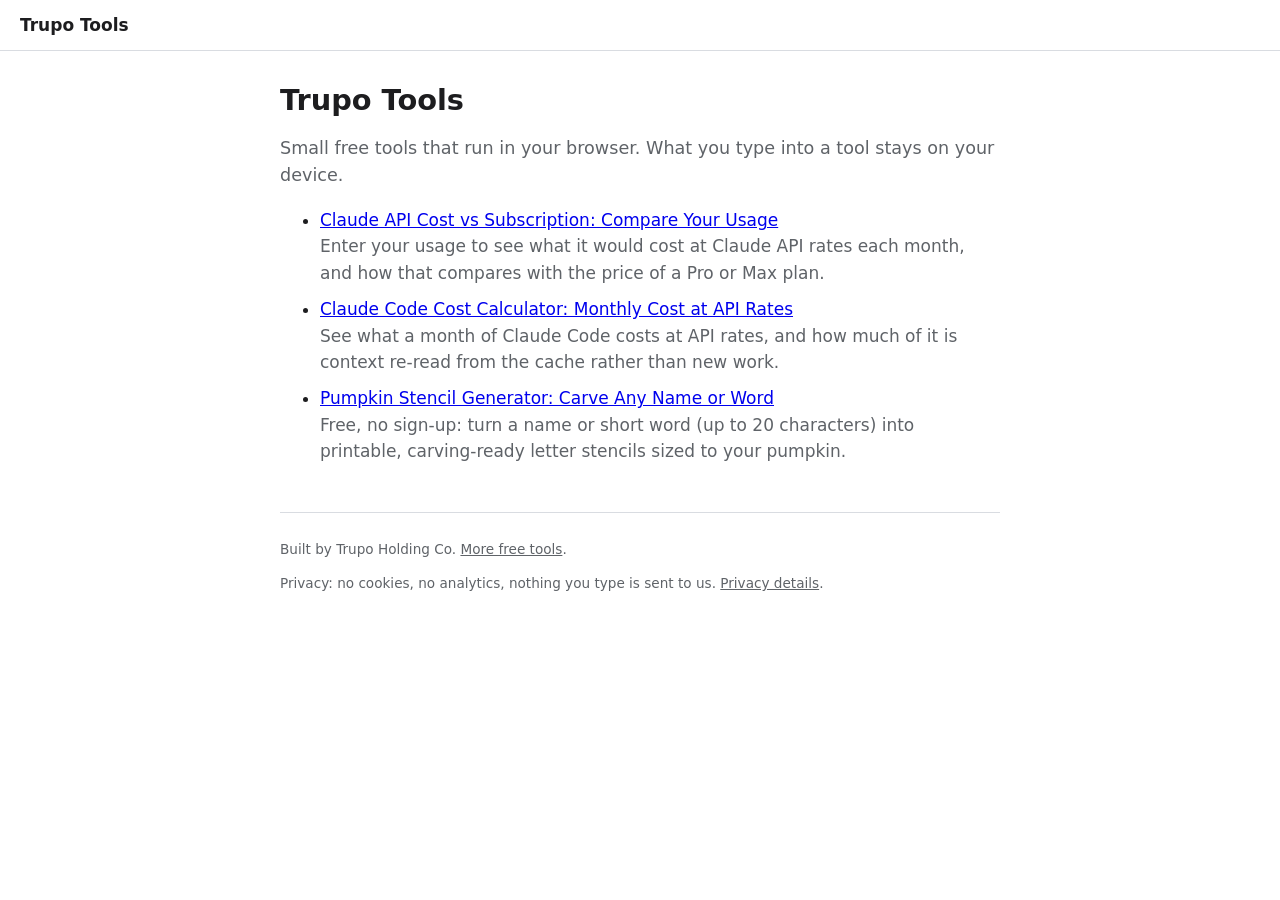
<file: index.html>
<!doctype html>
<html lang="en">
<head>
<meta charset="utf-8">
<meta name="viewport" content="width=device-width, initial-scale=1">
<title>Trupo Tools: free browser tools</title>
<meta name="description" content="Small free calculators, converters and checkers that run in your browser, built by Trupo Holding Co.">
<link rel="canonical" href="https://trupo-zz.github.io/">
<link rel="icon" href="data:,">
<link rel="stylesheet" href="assets/style.css">
</head>
<body>
<header class="top"><a href="">Trupo Tools</a></header>
<main>
<h1>Trupo Tools</h1>
<p class="value">Small free tools that run in your browser. What you type into a tool stays on your device.</p>
<ul class="tools">
<li><a href="claude-api-vs-subscription/">Claude API Cost vs Subscription: Compare Your Usage</a><br><span>Enter your usage to see what it would cost at Claude API rates each month, and how that compares with the price of a Pro or Max plan.</span></li>
<li><a href="claude-code-cost-calculator/">Claude Code Cost Calculator: Monthly Cost at API Rates</a><br><span>See what a month of Claude Code costs at API rates, and how much of it is context re-read from the cache rather than new work.</span></li>
<li><a href="pumpkin-stencil-generator/">Pumpkin Stencil Generator: Carve Any Name or Word</a><br><span>Free, no sign-up: turn a name or short word (up to 20 characters) into printable, carving-ready letter stencils sized to your pumpkin.</span></li>
</ul>
<footer class="foot">
<p>Built by Trupo Holding Co. <a href="">More free tools</a>.</p>
<p class="privacy">Privacy: no cookies, no analytics, nothing you type is sent to us. <a href="privacy/">Privacy details</a>.</p>
</footer>
</main>

</body>
</html>
</file>
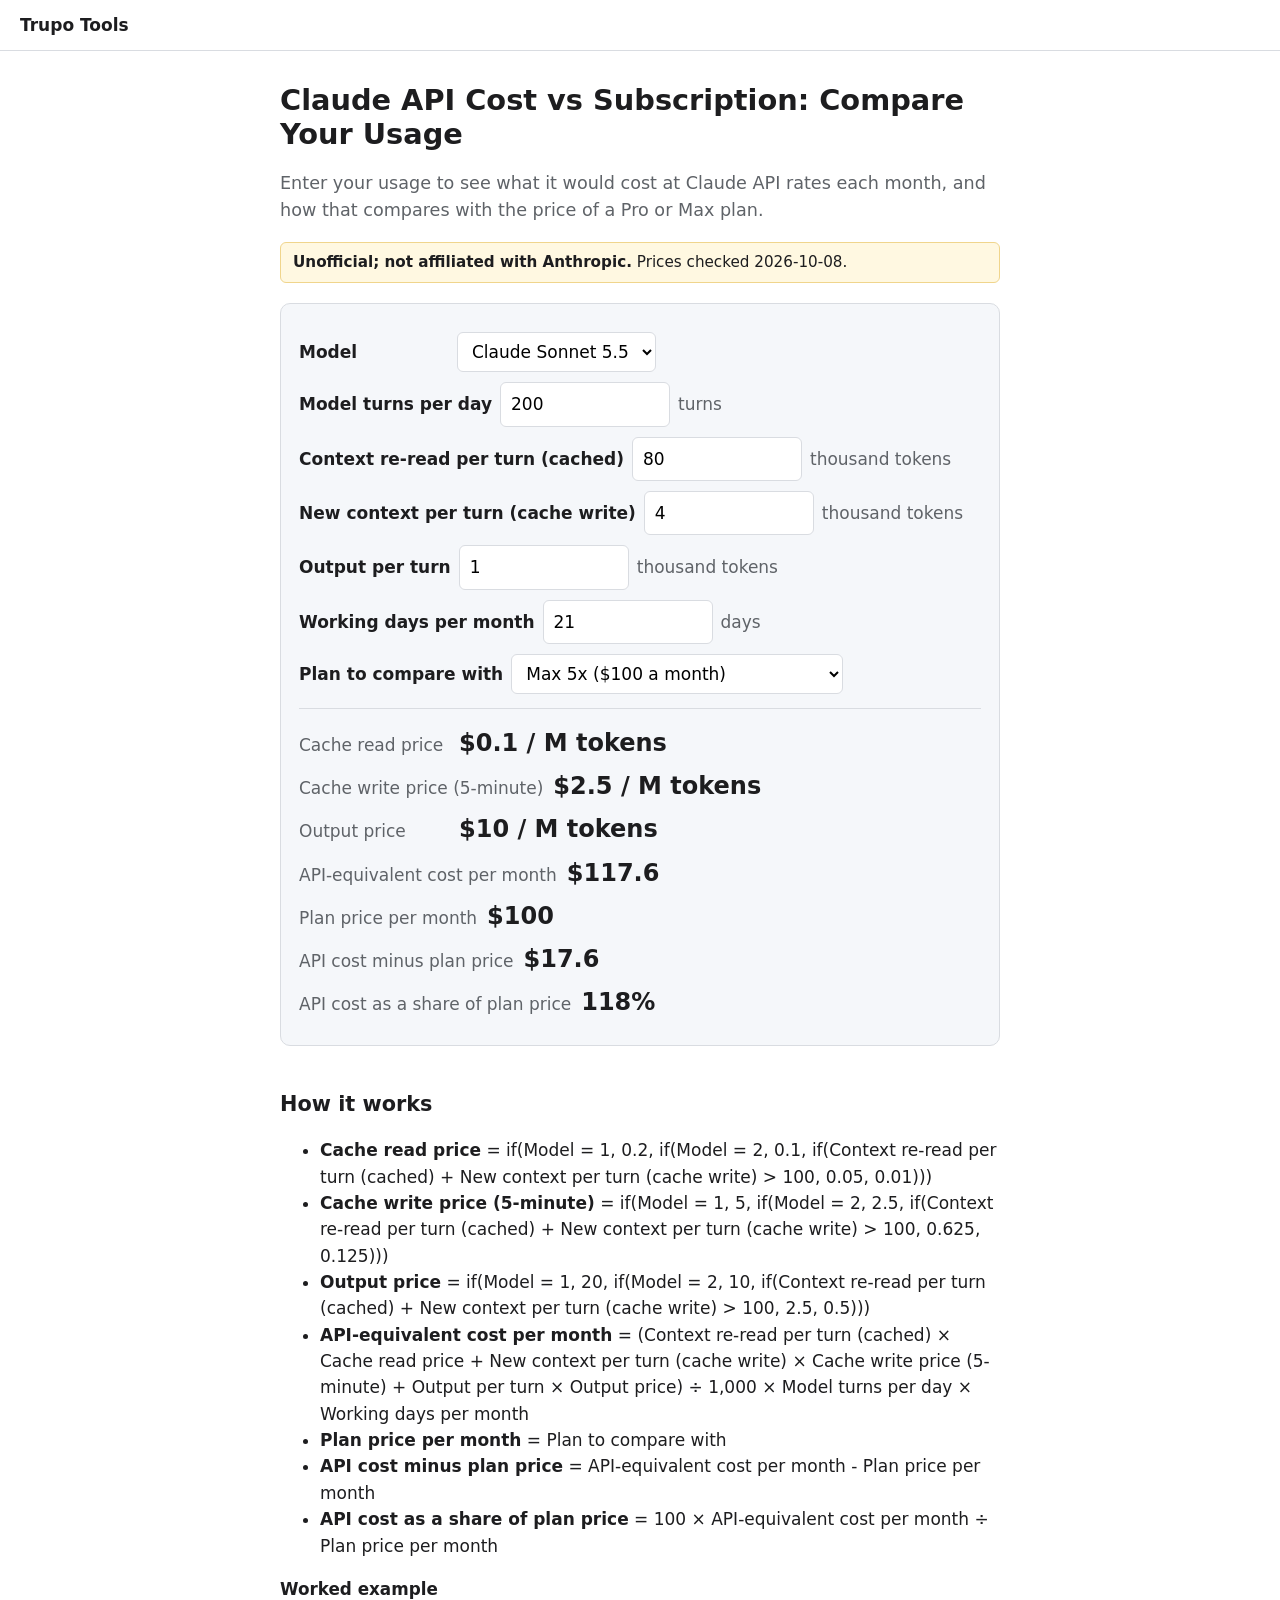
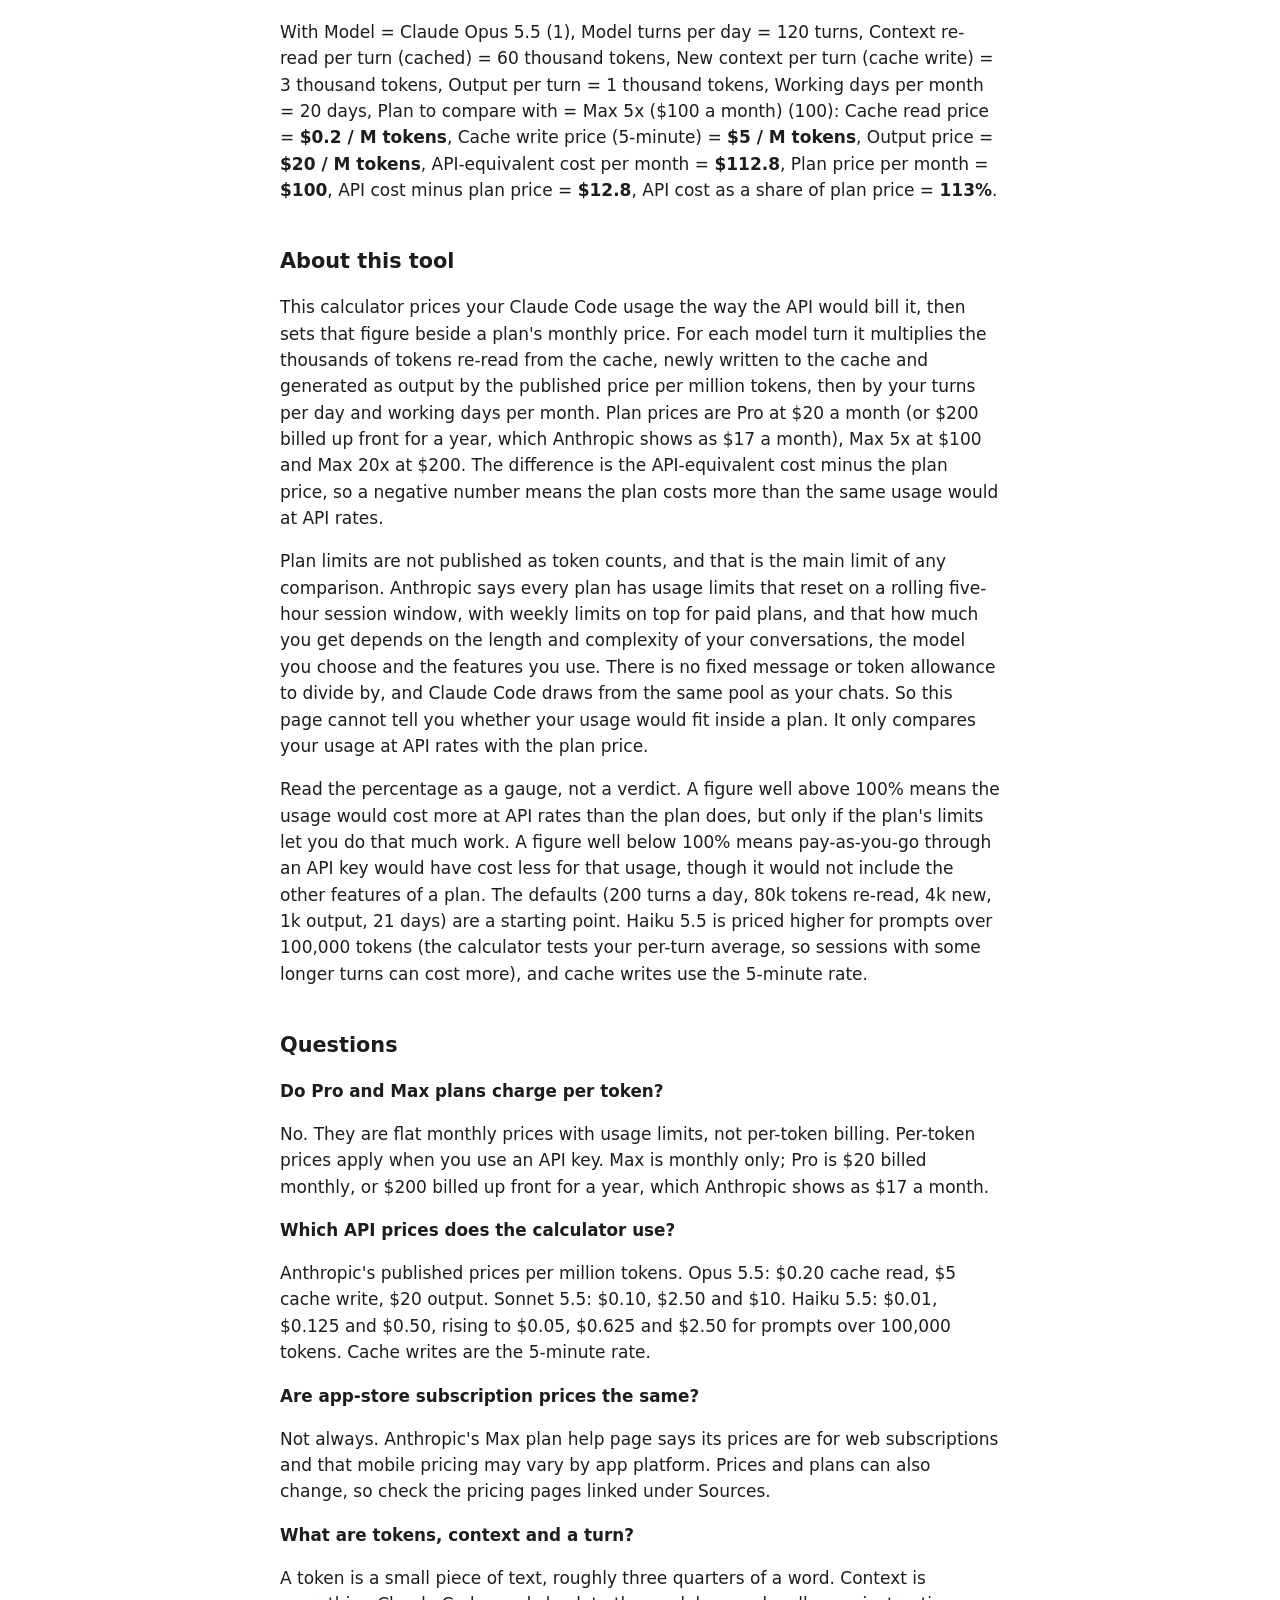
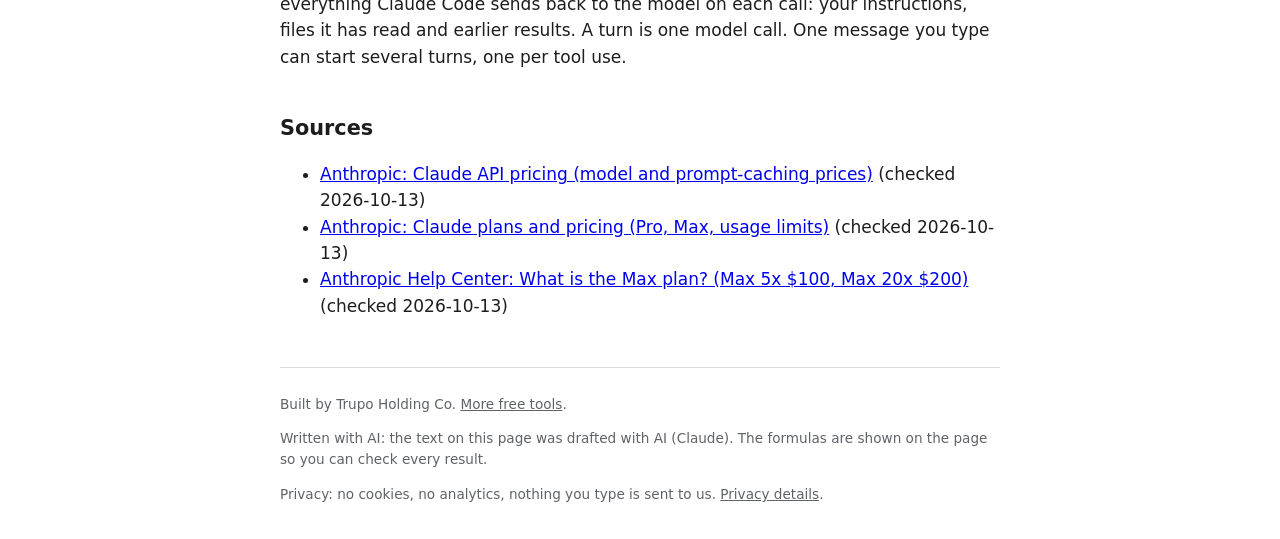
<file: claude-api-vs-subscription/index.html>
<!doctype html>
<html lang="en">
<head>
<meta charset="utf-8">
<meta name="viewport" content="width=device-width, initial-scale=1">
<title>Claude API Cost vs Subscription: Compare Your Usage</title>
<meta name="description" content="Compare what your Claude usage would cost at API rates on Opus 5.5, Sonnet 5.5 or Haiku 5.5 with the monthly price of a Pro or Max plan.">
<link rel="canonical" href="https://trupo-zz.github.io/claude-api-vs-subscription/">
<link rel="icon" href="data:,">
<link rel="stylesheet" href="../assets/style.css">
</head>
<body data-page="w42-claude-api-vs-subscription">
<header class="top"><a href="../">Trupo Tools</a></header>
<main>
<h1>Claude API Cost vs Subscription: Compare Your Usage</h1>
<p class="value">Enter your usage to see what it would cost at Claude API rates each month, and how that compares with the price of a Pro or Max plan.</p>
<p class="notice" id="notice"><strong>Unofficial; not affiliated with Anthropic.</strong> Prices checked 2026-10-08.</p>
<section class="tool" id="tool">
<form class="calc" id="calc" autocomplete="off">
<div class="field"><label for="in-model">Model</label><select id="in-model" name="model"><option value="1">Claude Opus 5.5</option><option value="2" selected>Claude Sonnet 5.5</option><option value="3">Claude Haiku 5.5</option></select></div>
<div class="field"><label for="in-turns">Model turns per day</label><input id="in-turns" name="turns" type="number" inputmode="decimal" value="200" min="1" step="10"><span class="unit">turns</span></div>
<div class="field"><label for="in-read_k">Context re-read per turn (cached)</label><input id="in-read_k" name="read_k" type="number" inputmode="decimal" value="80" min="0" step="5"><span class="unit">thousand tokens</span></div>
<div class="field"><label for="in-write_k">New context per turn (cache write)</label><input id="in-write_k" name="write_k" type="number" inputmode="decimal" value="4" min="0" step="1"><span class="unit">thousand tokens</span></div>
<div class="field"><label for="in-out_k">Output per turn</label><input id="in-out_k" name="out_k" type="number" inputmode="decimal" value="1" min="0" step="0.5"><span class="unit">thousand tokens</span></div>
<div class="field"><label for="in-days">Working days per month</label><input id="in-days" name="days" type="number" inputmode="decimal" value="21" min="1" max="31" step="1"><span class="unit">days</span></div>
<div class="field"><label for="in-plan">Plan to compare with</label><select id="in-plan" name="plan"><option value="20">Pro, billed monthly ($20 a month)</option><option value="17">Pro, billed annually ($17 a month)</option><option value="100" selected>Max 5x ($100 a month)</option><option value="200">Max 20x ($200 a month)</option></select></div>
<div class="results">
<div class="result"><span class="rlabel">Cache read price</span><output id="out-p_read" aria-live="polite">$0.1 / M tokens</output></div>
<div class="result"><span class="rlabel">Cache write price (5-minute)</span><output id="out-p_write" aria-live="polite">$2.5 / M tokens</output></div>
<div class="result"><span class="rlabel">Output price</span><output id="out-p_out" aria-live="polite">$10 / M tokens</output></div>
<div class="result"><span class="rlabel">API-equivalent cost per month</span><output id="out-api_month" aria-live="polite">$117.6</output></div>
<div class="result"><span class="rlabel">Plan price per month</span><output id="out-plan_price" aria-live="polite">$100</output></div>
<div class="result"><span class="rlabel">API cost minus plan price</span><output id="out-diff" aria-live="polite">$17.6</output></div>
<div class="result"><span class="rlabel">API cost as a share of plan price</span><output id="out-pct" aria-live="polite">118%</output></div>
</div>
</form>
</section>
<section class="how">
<h2>How it works</h2>
<ul class="formulas">
<li><strong>Cache read price</strong> = if(Model = 1, 0.2, if(Model = 2, 0.1, if(Context re-read per turn (cached) + New context per turn (cache write) &gt; 100, 0.05, 0.01)))</li>
<li><strong>Cache write price (5-minute)</strong> = if(Model = 1, 5, if(Model = 2, 2.5, if(Context re-read per turn (cached) + New context per turn (cache write) &gt; 100, 0.625, 0.125)))</li>
<li><strong>Output price</strong> = if(Model = 1, 20, if(Model = 2, 10, if(Context re-read per turn (cached) + New context per turn (cache write) &gt; 100, 2.5, 0.5)))</li>
<li><strong>API-equivalent cost per month</strong> = (Context re-read per turn (cached) × Cache read price + New context per turn (cache write) × Cache write price (5-minute) + Output per turn × Output price) ÷ 1,000 × Model turns per day × Working days per month</li>
<li><strong>Plan price per month</strong> = Plan to compare with</li>
<li><strong>API cost minus plan price</strong> = API-equivalent cost per month - Plan price per month</li>
<li><strong>API cost as a share of plan price</strong> = 100 × API-equivalent cost per month ÷ Plan price per month</li>
</ul>
<h3>Worked example</h3>
<p>With Model = Claude Opus 5.5 (1), Model turns per day = 120 turns, Context re-read per turn (cached) = 60 thousand tokens, New context per turn (cache write) = 3 thousand tokens, Output per turn = 1 thousand tokens, Working days per month = 20 days, Plan to compare with = Max 5x ($100 a month) (100): Cache read price = <strong>$0.2 / M tokens</strong>, Cache write price (5-minute) = <strong>$5 / M tokens</strong>, Output price = <strong>$20 / M tokens</strong>, API-equivalent cost per month = <strong>$112.8</strong>, Plan price per month = <strong>$100</strong>, API cost minus plan price = <strong>$12.8</strong>, API cost as a share of plan price = <strong>113%</strong>.</p>
</section>
<section class="explainer"><h2>About this tool</h2>
<p>This calculator prices your Claude Code usage the way the API would bill it, then sets that figure beside a plan&#39;s monthly price. For each model turn it multiplies the thousands of tokens re-read from the cache, newly written to the cache and generated as output by the published price per million tokens, then by your turns per day and working days per month. Plan prices are Pro at $20 a month (or $200 billed up front for a year, which Anthropic shows as $17 a month), Max 5x at $100 and Max 20x at $200. The difference is the API-equivalent cost minus the plan price, so a negative number means the plan costs more than the same usage would at API rates.</p>
<p>Plan limits are not published as token counts, and that is the main limit of any comparison. Anthropic says every plan has usage limits that reset on a rolling five-hour session window, with weekly limits on top for paid plans, and that how much you get depends on the length and complexity of your conversations, the model you choose and the features you use. There is no fixed message or token allowance to divide by, and Claude Code draws from the same pool as your chats. So this page cannot tell you whether your usage would fit inside a plan. It only compares your usage at API rates with the plan price.</p>
<p>Read the percentage as a gauge, not a verdict. A figure well above 100% means the usage would cost more at API rates than the plan does, but only if the plan&#39;s limits let you do that much work. A figure well below 100% means pay-as-you-go through an API key would have cost less for that usage, though it would not include the other features of a plan. The defaults (200 turns a day, 80k tokens re-read, 4k new, 1k output, 21 days) are a starting point. Haiku 5.5 is priced higher for prompts over 100,000 tokens (the calculator tests your per-turn average, so sessions with some longer turns can cost more), and cache writes use the 5-minute rate.</p>
</section>
<section class="faq"><h2>Questions</h2>
<h3>Do Pro and Max plans charge per token?</h3><p>No. They are flat monthly prices with usage limits, not per-token billing. Per-token prices apply when you use an API key. Max is monthly only; Pro is $20 billed monthly, or $200 billed up front for a year, which Anthropic shows as $17 a month.</p>
<h3>Which API prices does the calculator use?</h3><p>Anthropic&#39;s published prices per million tokens. Opus 5.5: $0.20 cache read, $5 cache write, $20 output. Sonnet 5.5: $0.10, $2.50 and $10. Haiku 5.5: $0.01, $0.125 and $0.50, rising to $0.05, $0.625 and $2.50 for prompts over 100,000 tokens. Cache writes are the 5-minute rate.</p>
<h3>Are app-store subscription prices the same?</h3><p>Not always. Anthropic&#39;s Max plan help page says its prices are for web subscriptions and that mobile pricing may vary by app platform. Prices and plans can also change, so check the pricing pages linked under Sources.</p>
<h3>What are tokens, context and a turn?</h3><p>A token is a small piece of text, roughly three quarters of a word. Context is everything Claude Code sends back to the model on each call: your instructions, files it has read and earlier results. A turn is one model call. One message you type can start several turns, one per tool use.</p>
</section><section class="sources"><h2>Sources</h2><ul><li><a href="https://platform.claude.com/docs/en/about-claude/pricing" rel="noopener">Anthropic: Claude API pricing (model and prompt-caching prices)</a> (checked 2026-10-13)</li><li><a href="https://claude.com/pricing" rel="noopener">Anthropic: Claude plans and pricing (Pro, Max, usage limits)</a> (checked 2026-10-13)</li><li><a href="https://support.claude.com/en/articles/11049741" rel="noopener">Anthropic Help Center: What is the Max plan? (Max 5x $100, Max 20x $200)</a> (checked 2026-10-13)</li></ul></section>
<footer class="foot">
<p>Built by Trupo Holding Co. <a href="../">More free tools</a>.</p>
<p class="ai">Written with AI: the text on this page was drafted with AI (Claude). The formulas are shown on the page so you can check every result.</p>
<p class="privacy">Privacy: no cookies, no analytics, nothing you type is sent to us. <a href="../privacy/">Privacy details</a>.</p>
</footer>
<script type="application/json" id="tool-spec">{"id":"w42-claude-api-vs-subscription","page_type":"calculator","cta":"notify","tool":{"inputs":[{"id":"model","label":"Model","type":"select","default":2,"options":[{"label":"Claude Opus 5.5","value":1},{"label":"Claude Sonnet 5.5","value":2},{"label":"Claude Haiku 5.5","value":3}]},{"id":"turns","label":"Model turns per day","type":"number","default":200,"min":1,"step":10,"unit":"turns"},{"id":"read_k","label":"Context re-read per turn (cached)","type":"number","default":80,"min":0,"step":5,"unit":"thousand tokens"},{"id":"write_k","label":"New context per turn (cache write)","type":"number","default":4,"min":0,"step":1,"unit":"thousand tokens"},{"id":"out_k","label":"Output per turn","type":"number","default":1,"min":0,"step":0.5,"unit":"thousand tokens"},{"id":"days","label":"Working days per month","type":"number","default":21,"min":1,"max":31,"step":1,"unit":"days"},{"id":"plan","label":"Plan to compare with","type":"select","default":100,"options":[{"label":"Pro, billed monthly ($20 a month)","value":20},{"label":"Pro, billed annually ($17 a month)","value":17},{"label":"Max 5x ($100 a month)","value":100},{"label":"Max 20x ($200 a month)","value":200}]}],"outputs":[{"id":"p_read","label":"Cache read price","formula":"if(model == 1, 0.2, if(model == 2, 0.1, if(read_k + write_k \u003e 100, 0.05, 0.01)))","precision":2,"prefix":"$","suffix":" / M tokens"},{"id":"p_write","label":"Cache write price (5-minute)","formula":"if(model == 1, 5, if(model == 2, 2.5, if(read_k + write_k \u003e 100, 0.625, 0.125)))","precision":3,"prefix":"$","suffix":" / M tokens"},{"id":"p_out","label":"Output price","formula":"if(model == 1, 20, if(model == 2, 10, if(read_k + write_k \u003e 100, 2.5, 0.5)))","precision":2,"prefix":"$","suffix":" / M tokens"},{"id":"api_month","label":"API-equivalent cost per month","formula":"(read_k * p_read + write_k * p_write + out_k * p_out) / 1000 * turns * days","precision":2,"prefix":"$"},{"id":"plan_price","label":"Plan price per month","formula":"plan","precision":0,"prefix":"$"},{"id":"diff","label":"API cost minus plan price","formula":"api_month - plan_price","precision":2,"prefix":"$"},{"id":"pct","label":"API cost as a share of plan price","formula":"100 * api_month / plan_price","precision":0,"suffix":"%"}],"example":{"model":1,"turns":120,"read_k":60,"write_k":3,"out_k":1,"days":20,"plan":100}}}</script>
</main>
<script src="../assets/formula.js"></script>
<script src="../assets/tool.js"></script>
<script src="../assets/count.js"></script>
</body>
</html>
</file>
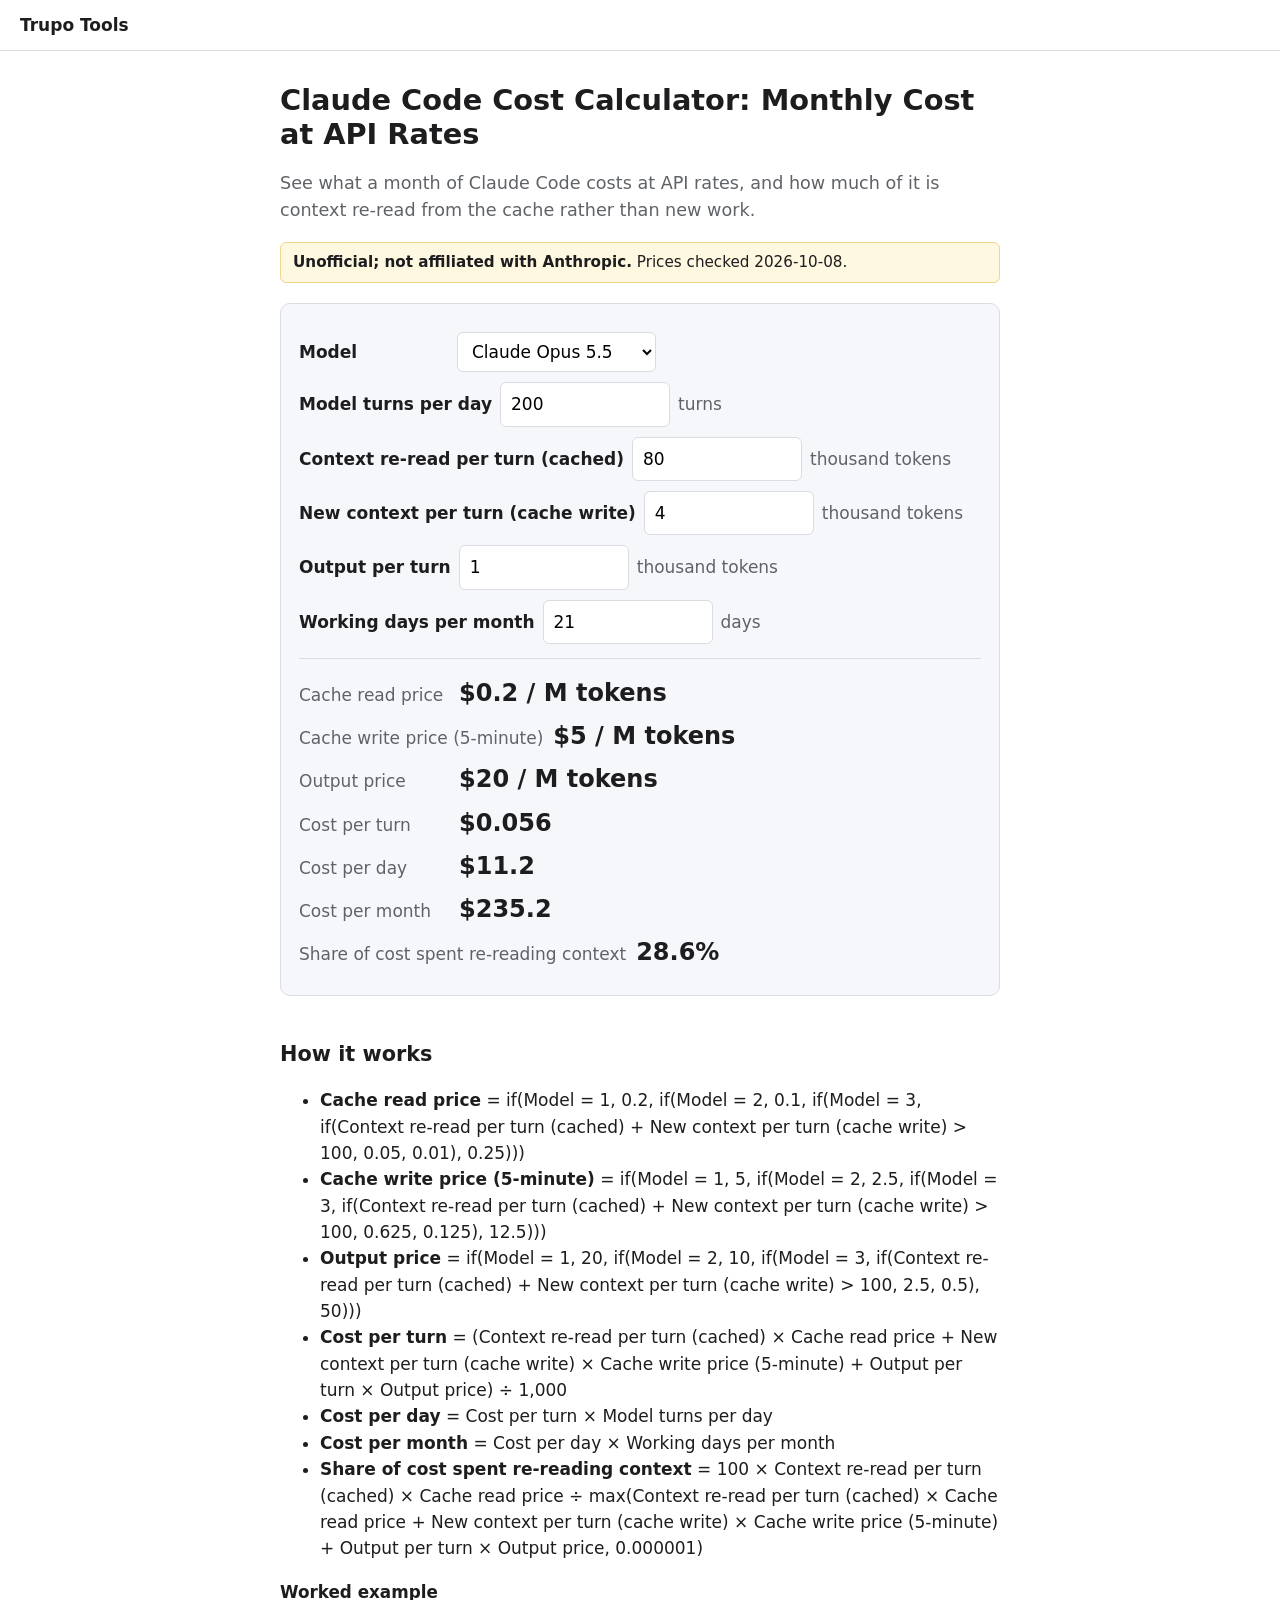
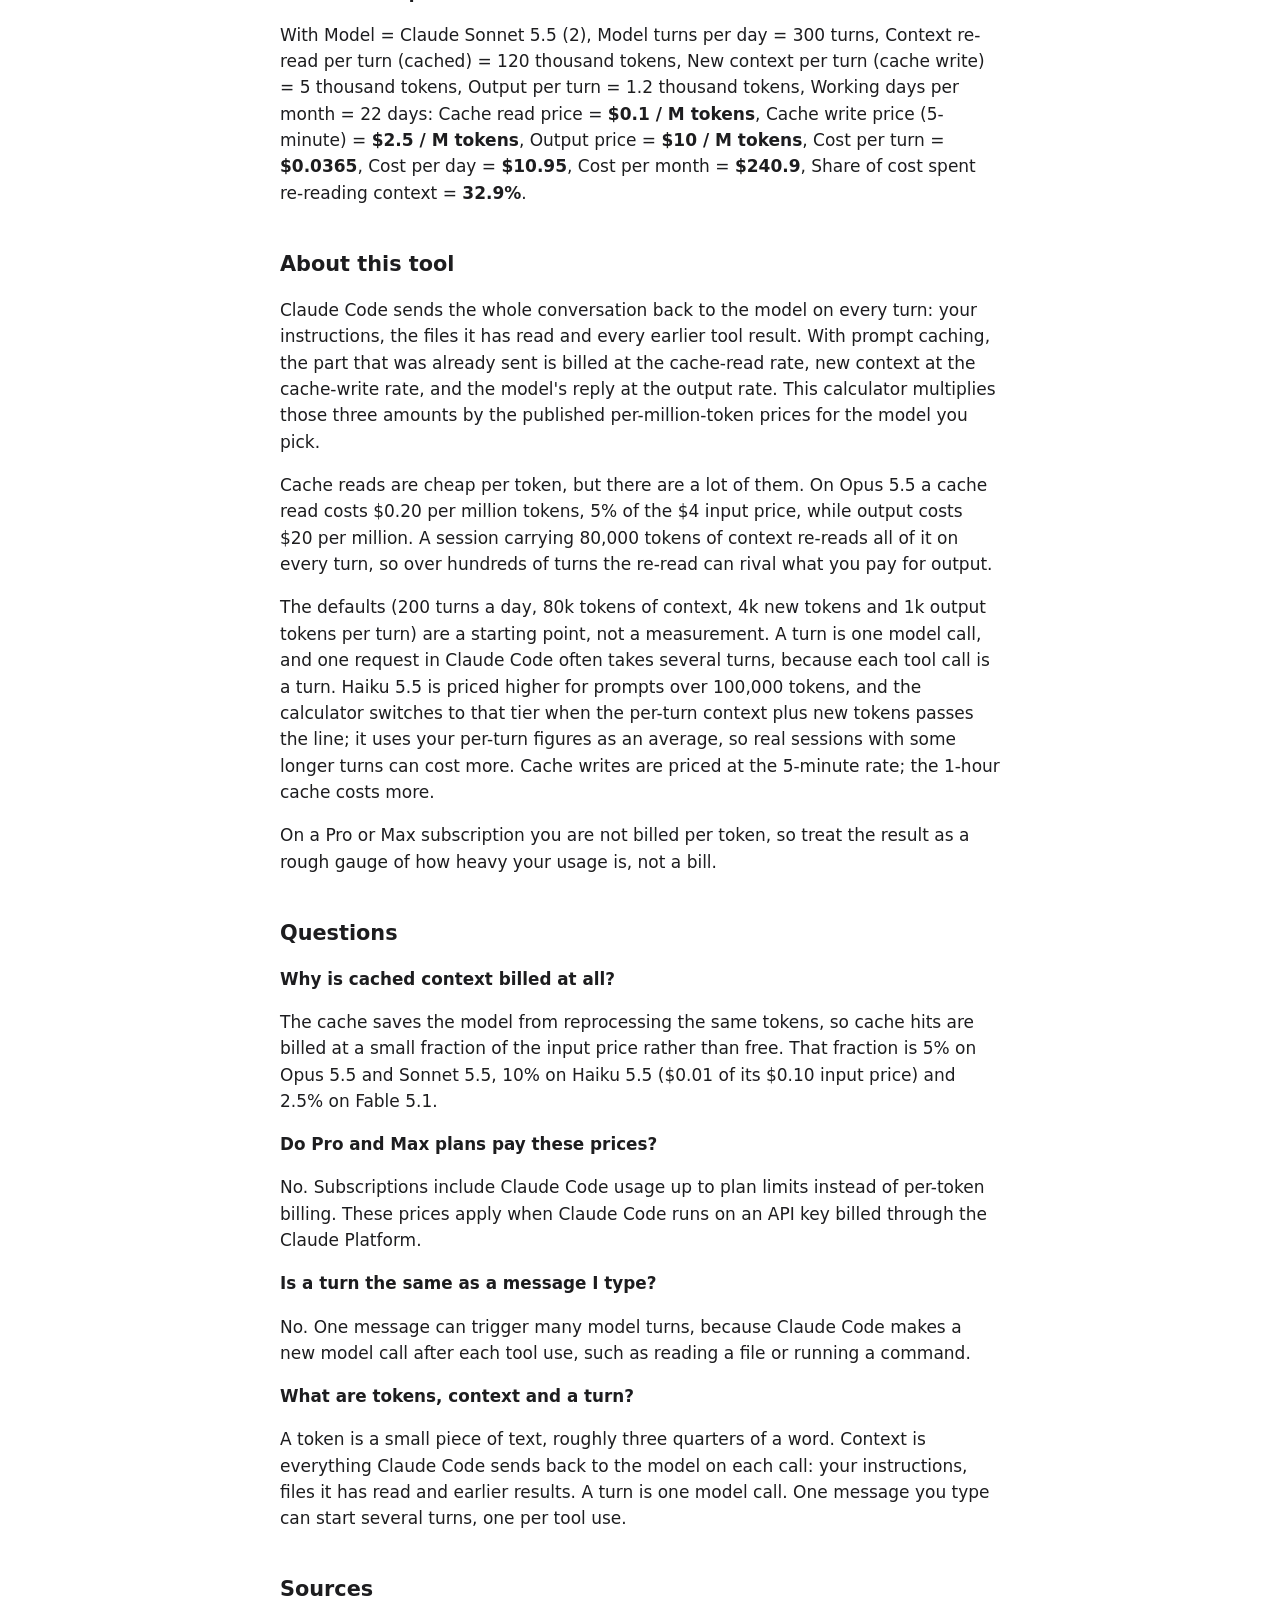
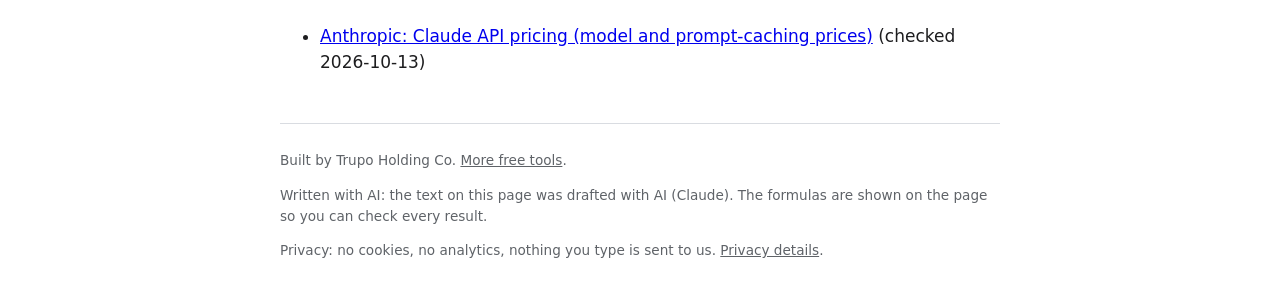
<file: claude-code-cost-calculator/index.html>
<!doctype html>
<html lang="en">
<head>
<meta charset="utf-8">
<meta name="viewport" content="width=device-width, initial-scale=1">
<title>Claude Code Cost Calculator: Monthly Cost at API Rates</title>
<meta name="description" content="Estimate what Claude Code costs per turn, day and month at API rates on Opus 5.5, Sonnet 5.5, Haiku 5.5 or Fable 5.1, cache reads and writes included.">
<link rel="canonical" href="https://trupo-zz.github.io/claude-code-cost-calculator/">
<link rel="icon" href="data:,">
<link rel="stylesheet" href="../assets/style.css">
</head>
<body data-page="w42-claude-code-cost-calculator">
<header class="top"><a href="../">Trupo Tools</a></header>
<main>
<h1>Claude Code Cost Calculator: Monthly Cost at API Rates</h1>
<p class="value">See what a month of Claude Code costs at API rates, and how much of it is context re-read from the cache rather than new work.</p>
<p class="notice" id="notice"><strong>Unofficial; not affiliated with Anthropic.</strong> Prices checked 2026-10-08.</p>
<section class="tool" id="tool">
<form class="calc" id="calc" autocomplete="off">
<div class="field"><label for="in-model">Model</label><select id="in-model" name="model"><option value="1" selected>Claude Opus 5.5</option><option value="2">Claude Sonnet 5.5</option><option value="3">Claude Haiku 5.5</option><option value="4">Claude Fable 5.1</option></select></div>
<div class="field"><label for="in-turns">Model turns per day</label><input id="in-turns" name="turns" type="number" inputmode="decimal" value="200" min="1" step="10"><span class="unit">turns</span></div>
<div class="field"><label for="in-read_k">Context re-read per turn (cached)</label><input id="in-read_k" name="read_k" type="number" inputmode="decimal" value="80" min="0" step="5"><span class="unit">thousand tokens</span></div>
<div class="field"><label for="in-write_k">New context per turn (cache write)</label><input id="in-write_k" name="write_k" type="number" inputmode="decimal" value="4" min="0" step="1"><span class="unit">thousand tokens</span></div>
<div class="field"><label for="in-out_k">Output per turn</label><input id="in-out_k" name="out_k" type="number" inputmode="decimal" value="1" min="0" step="0.5"><span class="unit">thousand tokens</span></div>
<div class="field"><label for="in-days">Working days per month</label><input id="in-days" name="days" type="number" inputmode="decimal" value="21" min="1" max="31" step="1"><span class="unit">days</span></div>
<div class="results">
<div class="result"><span class="rlabel">Cache read price</span><output id="out-p_read" aria-live="polite">$0.2 / M tokens</output></div>
<div class="result"><span class="rlabel">Cache write price (5-minute)</span><output id="out-p_write" aria-live="polite">$5 / M tokens</output></div>
<div class="result"><span class="rlabel">Output price</span><output id="out-p_out" aria-live="polite">$20 / M tokens</output></div>
<div class="result"><span class="rlabel">Cost per turn</span><output id="out-turn_cost" aria-live="polite">$0.056</output></div>
<div class="result"><span class="rlabel">Cost per day</span><output id="out-day_cost" aria-live="polite">$11.2</output></div>
<div class="result"><span class="rlabel">Cost per month</span><output id="out-month_cost" aria-live="polite">$235.2</output></div>
<div class="result"><span class="rlabel">Share of cost spent re-reading context</span><output id="out-reread_share" aria-live="polite">28.6%</output></div>
</div>
</form>
</section>
<section class="how">
<h2>How it works</h2>
<ul class="formulas">
<li><strong>Cache read price</strong> = if(Model = 1, 0.2, if(Model = 2, 0.1, if(Model = 3, if(Context re-read per turn (cached) + New context per turn (cache write) &gt; 100, 0.05, 0.01), 0.25)))</li>
<li><strong>Cache write price (5-minute)</strong> = if(Model = 1, 5, if(Model = 2, 2.5, if(Model = 3, if(Context re-read per turn (cached) + New context per turn (cache write) &gt; 100, 0.625, 0.125), 12.5)))</li>
<li><strong>Output price</strong> = if(Model = 1, 20, if(Model = 2, 10, if(Model = 3, if(Context re-read per turn (cached) + New context per turn (cache write) &gt; 100, 2.5, 0.5), 50)))</li>
<li><strong>Cost per turn</strong> = (Context re-read per turn (cached) × Cache read price + New context per turn (cache write) × Cache write price (5-minute) + Output per turn × Output price) ÷ 1,000</li>
<li><strong>Cost per day</strong> = Cost per turn × Model turns per day</li>
<li><strong>Cost per month</strong> = Cost per day × Working days per month</li>
<li><strong>Share of cost spent re-reading context</strong> = 100 × Context re-read per turn (cached) × Cache read price ÷ max(Context re-read per turn (cached) × Cache read price + New context per turn (cache write) × Cache write price (5-minute) + Output per turn × Output price, 0.000001)</li>
</ul>
<h3>Worked example</h3>
<p>With Model = Claude Sonnet 5.5 (2), Model turns per day = 300 turns, Context re-read per turn (cached) = 120 thousand tokens, New context per turn (cache write) = 5 thousand tokens, Output per turn = 1.2 thousand tokens, Working days per month = 22 days: Cache read price = <strong>$0.1 / M tokens</strong>, Cache write price (5-minute) = <strong>$2.5 / M tokens</strong>, Output price = <strong>$10 / M tokens</strong>, Cost per turn = <strong>$0.0365</strong>, Cost per day = <strong>$10.95</strong>, Cost per month = <strong>$240.9</strong>, Share of cost spent re-reading context = <strong>32.9%</strong>.</p>
</section>
<section class="explainer"><h2>About this tool</h2>
<p>Claude Code sends the whole conversation back to the model on every turn: your instructions, the files it has read and every earlier tool result. With prompt caching, the part that was already sent is billed at the cache-read rate, new context at the cache-write rate, and the model&#39;s reply at the output rate. This calculator multiplies those three amounts by the published per-million-token prices for the model you pick.</p>
<p>Cache reads are cheap per token, but there are a lot of them. On Opus 5.5 a cache read costs $0.20 per million tokens, 5% of the $4 input price, while output costs $20 per million. A session carrying 80,000 tokens of context re-reads all of it on every turn, so over hundreds of turns the re-read can rival what you pay for output.</p>
<p>The defaults (200 turns a day, 80k tokens of context, 4k new tokens and 1k output tokens per turn) are a starting point, not a measurement. A turn is one model call, and one request in Claude Code often takes several turns, because each tool call is a turn. Haiku 5.5 is priced higher for prompts over 100,000 tokens, and the calculator switches to that tier when the per-turn context plus new tokens passes the line; it uses your per-turn figures as an average, so real sessions with some longer turns can cost more. Cache writes are priced at the 5-minute rate; the 1-hour cache costs more.</p>
<p>On a Pro or Max subscription you are not billed per token, so treat the result as a rough gauge of how heavy your usage is, not a bill.</p>
</section>
<section class="faq"><h2>Questions</h2>
<h3>Why is cached context billed at all?</h3><p>The cache saves the model from reprocessing the same tokens, so cache hits are billed at a small fraction of the input price rather than free. That fraction is 5% on Opus 5.5 and Sonnet 5.5, 10% on Haiku 5.5 ($0.01 of its $0.10 input price) and 2.5% on Fable 5.1.</p>
<h3>Do Pro and Max plans pay these prices?</h3><p>No. Subscriptions include Claude Code usage up to plan limits instead of per-token billing. These prices apply when Claude Code runs on an API key billed through the Claude Platform.</p>
<h3>Is a turn the same as a message I type?</h3><p>No. One message can trigger many model turns, because Claude Code makes a new model call after each tool use, such as reading a file or running a command.</p>
<h3>What are tokens, context and a turn?</h3><p>A token is a small piece of text, roughly three quarters of a word. Context is everything Claude Code sends back to the model on each call: your instructions, files it has read and earlier results. A turn is one model call. One message you type can start several turns, one per tool use.</p>
</section><section class="sources"><h2>Sources</h2><ul><li><a href="https://platform.claude.com/docs/en/about-claude/pricing" rel="noopener">Anthropic: Claude API pricing (model and prompt-caching prices)</a> (checked 2026-10-13)</li></ul></section>
<footer class="foot">
<p>Built by Trupo Holding Co. <a href="../">More free tools</a>.</p>
<p class="ai">Written with AI: the text on this page was drafted with AI (Claude). The formulas are shown on the page so you can check every result.</p>
<p class="privacy">Privacy: no cookies, no analytics, nothing you type is sent to us. <a href="../privacy/">Privacy details</a>.</p>
</footer>
<script type="application/json" id="tool-spec">{"id":"w42-claude-code-cost-calculator","page_type":"calculator","cta":"notify","tool":{"inputs":[{"id":"model","label":"Model","type":"select","default":1,"options":[{"label":"Claude Opus 5.5","value":1},{"label":"Claude Sonnet 5.5","value":2},{"label":"Claude Haiku 5.5","value":3},{"label":"Claude Fable 5.1","value":4}]},{"id":"turns","label":"Model turns per day","type":"number","default":200,"min":1,"step":10,"unit":"turns"},{"id":"read_k","label":"Context re-read per turn (cached)","type":"number","default":80,"min":0,"step":5,"unit":"thousand tokens"},{"id":"write_k","label":"New context per turn (cache write)","type":"number","default":4,"min":0,"step":1,"unit":"thousand tokens"},{"id":"out_k","label":"Output per turn","type":"number","default":1,"min":0,"step":0.5,"unit":"thousand tokens"},{"id":"days","label":"Working days per month","type":"number","default":21,"min":1,"max":31,"step":1,"unit":"days"}],"outputs":[{"id":"p_read","label":"Cache read price","formula":"if(model == 1, 0.2, if(model == 2, 0.1, if(model == 3, if(read_k + write_k \u003e 100, 0.05, 0.01), 0.25)))","precision":2,"prefix":"$","suffix":" / M tokens"},{"id":"p_write","label":"Cache write price (5-minute)","formula":"if(model == 1, 5, if(model == 2, 2.5, if(model == 3, if(read_k + write_k \u003e 100, 0.625, 0.125), 12.5)))","precision":3,"prefix":"$","suffix":" / M tokens"},{"id":"p_out","label":"Output price","formula":"if(model == 1, 20, if(model == 2, 10, if(model == 3, if(read_k + write_k \u003e 100, 2.5, 0.5), 50)))","precision":2,"prefix":"$","suffix":" / M tokens"},{"id":"turn_cost","label":"Cost per turn","formula":"(read_k * p_read + write_k * p_write + out_k * p_out) / 1000","precision":4,"prefix":"$"},{"id":"day_cost","label":"Cost per day","formula":"turn_cost * turns","precision":2,"prefix":"$"},{"id":"month_cost","label":"Cost per month","formula":"day_cost * days","precision":2,"prefix":"$"},{"id":"reread_share","label":"Share of cost spent re-reading context","formula":"100 * read_k * p_read / max(read_k * p_read + write_k * p_write + out_k * p_out, 0.000001)","precision":1,"suffix":"%"}],"example":{"model":2,"turns":300,"read_k":120,"write_k":5,"out_k":1.2,"days":22}}}</script>
</main>
<script src="../assets/formula.js"></script>
<script src="../assets/tool.js"></script>
<script src="../assets/count.js"></script>
</body>
</html>
</file>
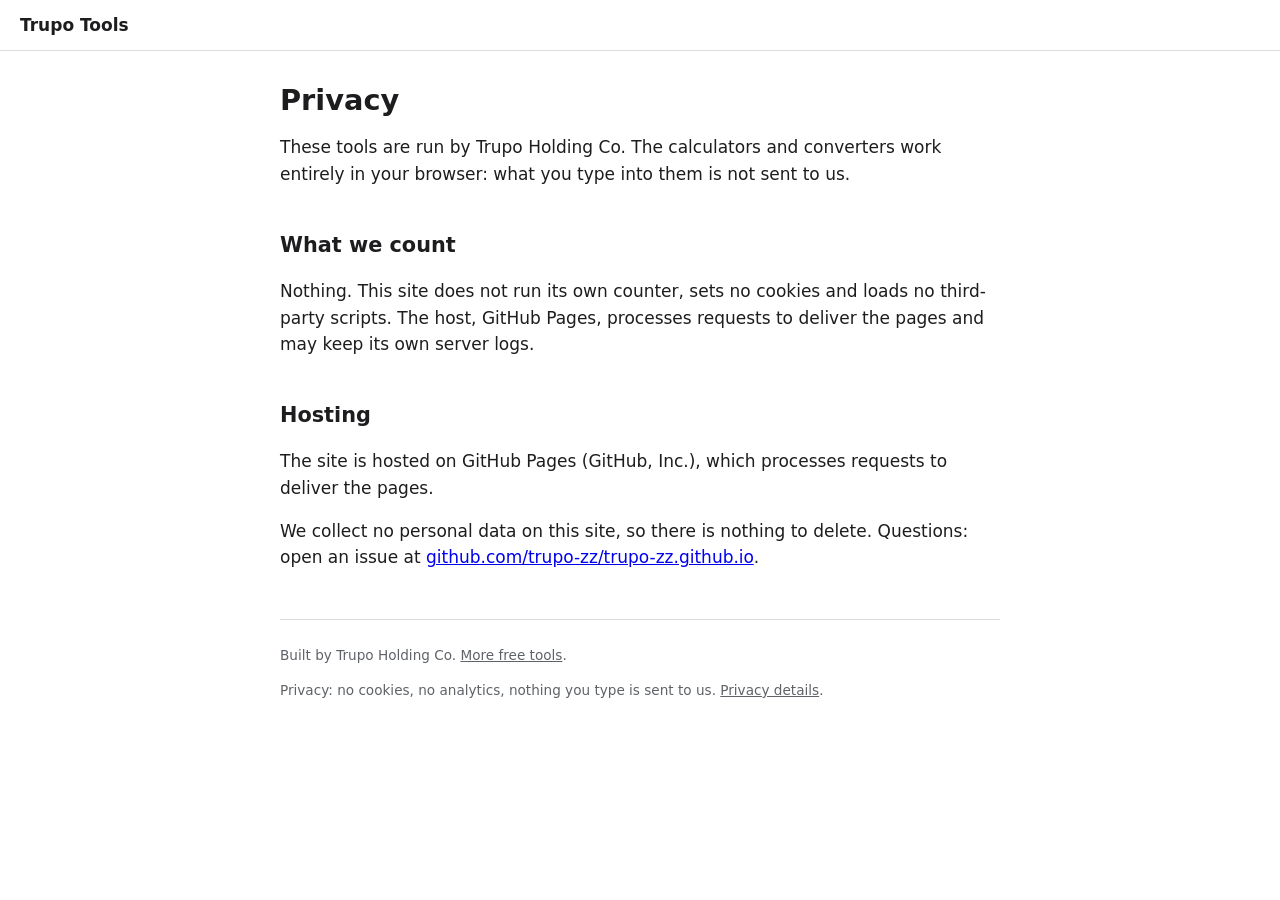
<file: privacy/index.html>
<!doctype html>
<html lang="en">
<head>
<meta charset="utf-8">
<meta name="viewport" content="width=device-width, initial-scale=1">
<title>Privacy | Trupo Tools</title>
<meta name="description" content="No cookies, no analytics, no counting; hosted on GitHub Pages.">
<link rel="canonical" href="https://trupo-zz.github.io/privacy/">
<link rel="icon" href="data:,">
<link rel="stylesheet" href="../assets/style.css">
</head>
<body>
<header class="top"><a href="../">Trupo Tools</a></header>
<main>
<h1>Privacy</h1>
<p>These tools are run by Trupo Holding Co. The calculators and converters work entirely in your browser: what you type into them is not sent to us.</p>
<h2>What we count</h2>
<p>Nothing. This site does not run its own counter, sets no cookies and loads no third-party scripts. The host, GitHub Pages, processes requests to deliver the pages and may keep its own server logs.</p>
<h2>Hosting</h2>
<p>The site is hosted on GitHub Pages (GitHub, Inc.), which processes requests to deliver the pages.</p>
<p>We collect no personal data on this site, so there is nothing to delete. Questions: open an issue at <a href="https://github.com/trupo-zz/trupo-zz.github.io/issues" rel="noopener">github.com/trupo-zz/trupo-zz.github.io</a>.</p>
<footer class="foot">
<p>Built by Trupo Holding Co. <a href="../">More free tools</a>.</p>
<p class="privacy">Privacy: no cookies, no analytics, nothing you type is sent to us. <a href="../privacy/">Privacy details</a>.</p>
</footer>
</main>

</body>
</html>
</file>
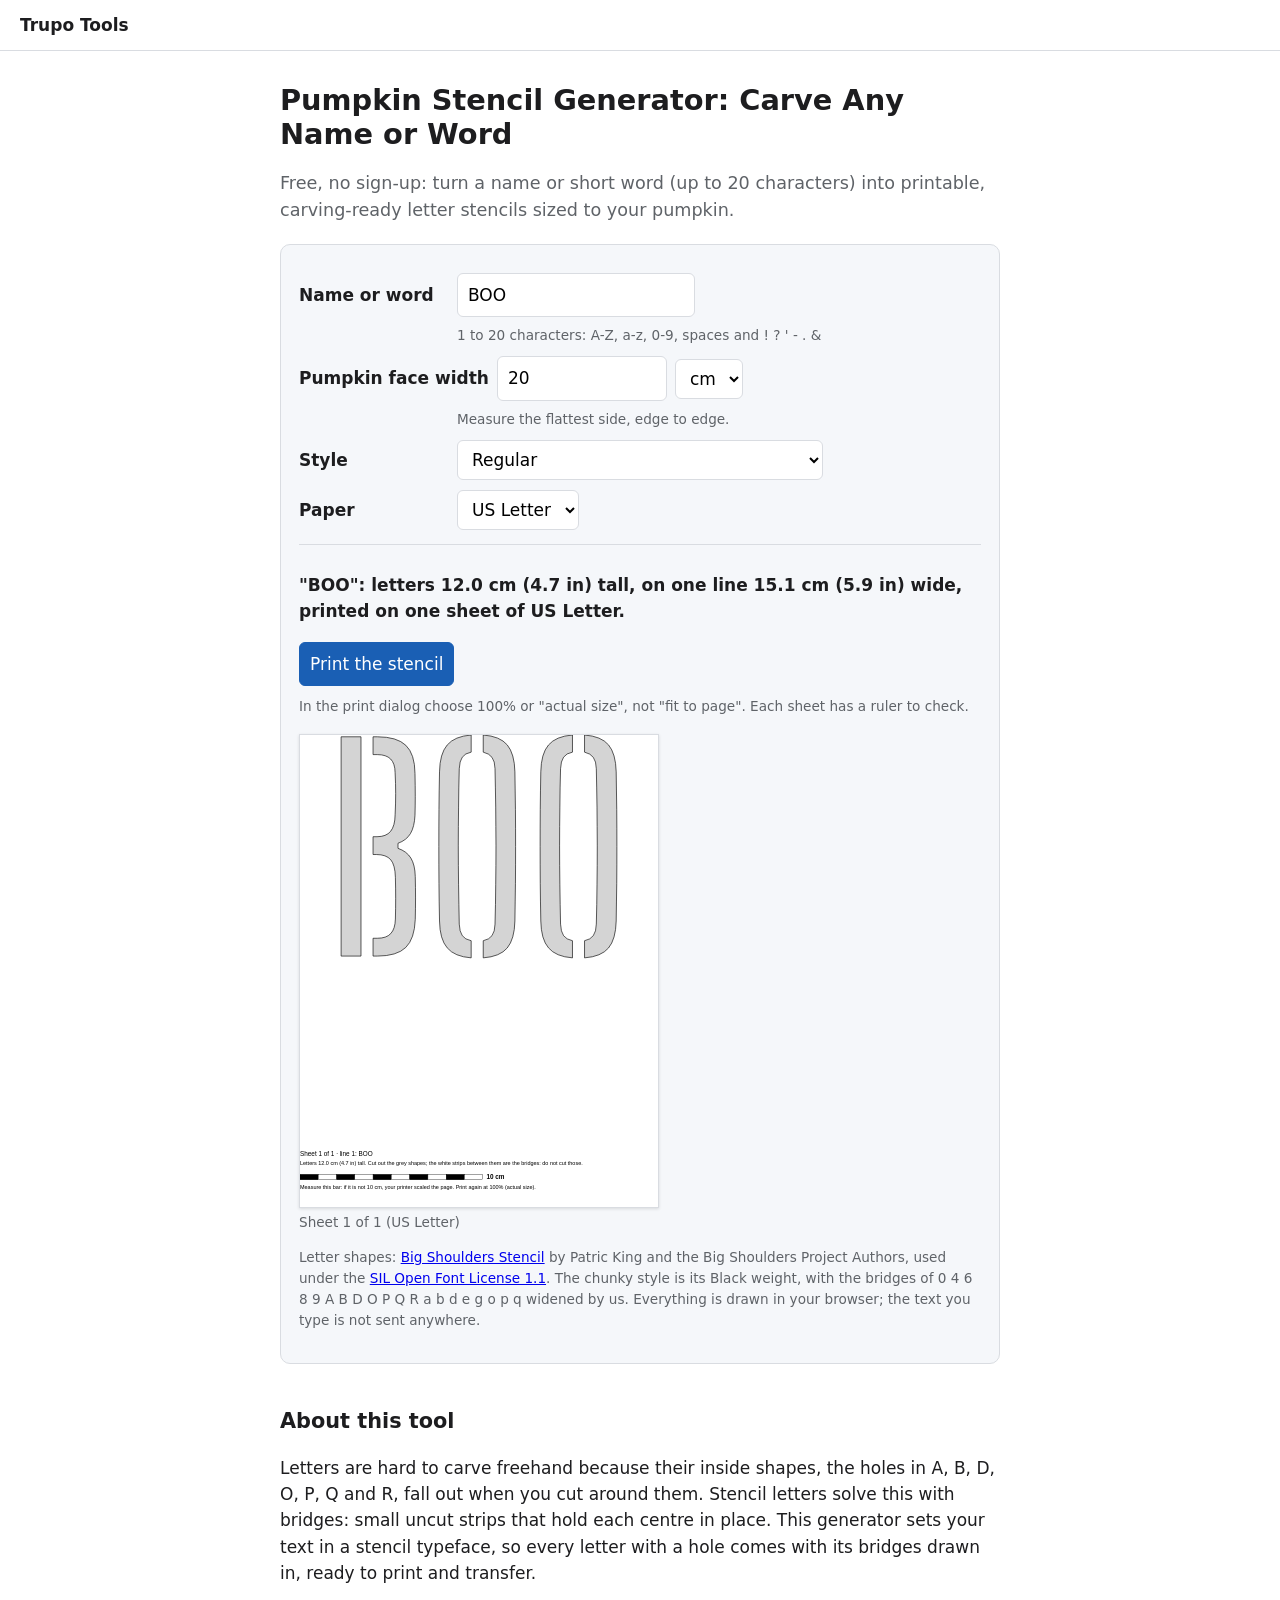
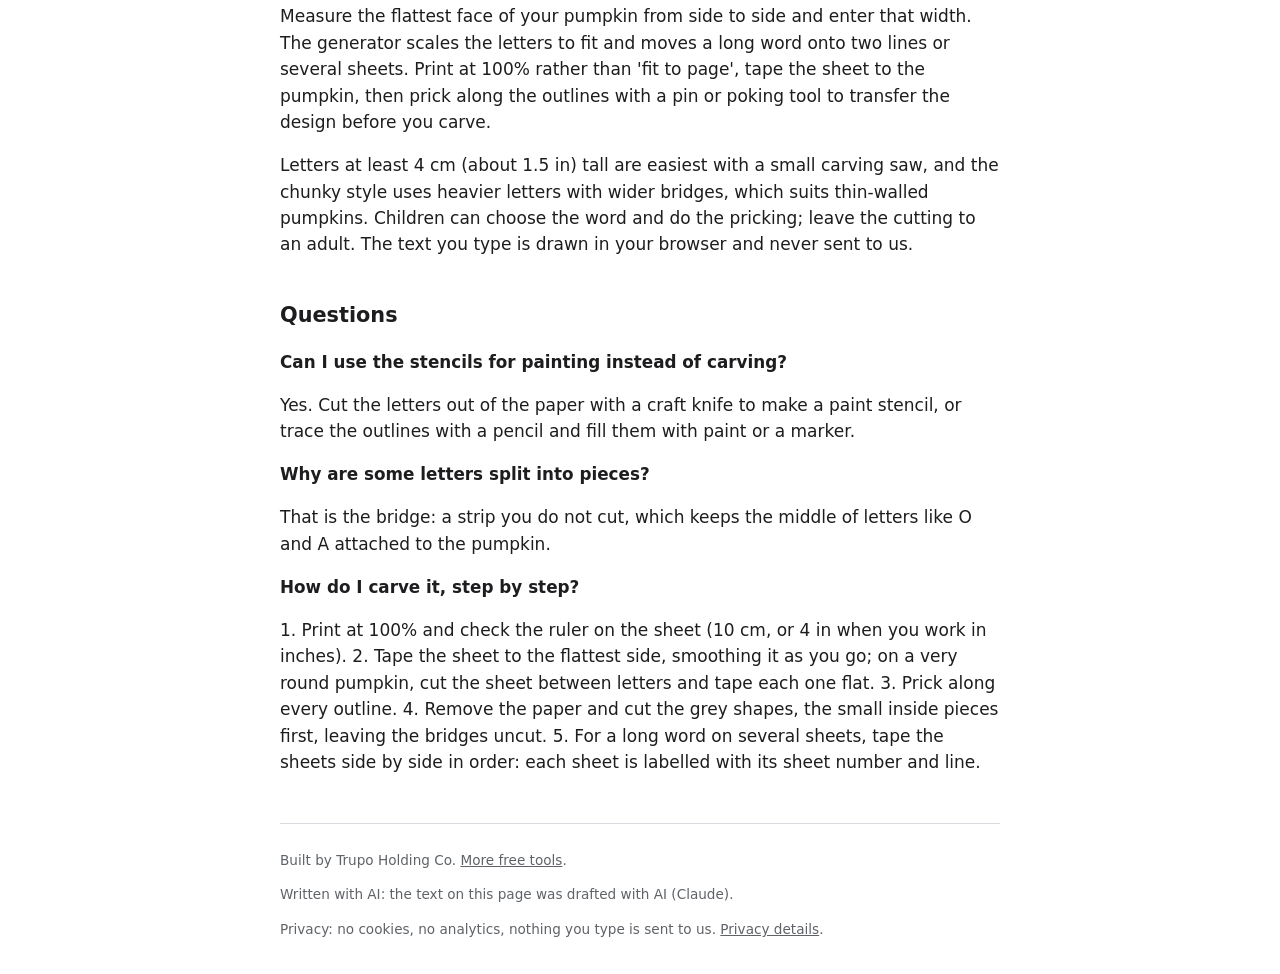
<file: pumpkin-stencil-generator/index.html>
<!doctype html>
<html lang="en">
<head>
<meta charset="utf-8">
<meta name="viewport" content="width=device-width, initial-scale=1">
<title>Pumpkin Stencil Generator: Carve Any Name or Word</title>
<meta name="description" content="Type a name or short word and print carving-ready pumpkin letter stencils, scaled to your pumpkin, with bridges so the centres of the letters stay in.">
<link rel="canonical" href="https://trupo-zz.github.io/pumpkin-stencil-generator/">
<link rel="icon" href="data:,">
<link rel="stylesheet" href="../assets/style.css">
</head>
<body data-page="w42-pumpkin-stencil-generator">
<header class="top"><a href="../">Trupo Tools</a></header>
<main>
<h1>Pumpkin Stencil Generator: Carve Any Name or Word</h1>
<p class="value">Free, no sign-up: turn a name or short word (up to 20 characters) into printable, carving-ready letter stencils sized to your pumpkin.</p>
<section class="tool" id="tool">
<link rel="stylesheet" href="../assets/custom/pumpkin-stencil/tool.css">
<form class="calc ps-form" id="ps-form" autocomplete="off">
<div class="field"><label for="ps-text">Name or word</label><input id="ps-text" type="text" value="BOO" maxlength="20" spellcheck="false" aria-describedby="ps-text-help"><span class="small" id="ps-text-help">1 to 20 characters: A-Z, a-z, 0-9, spaces and ! ? ' - . &amp;</span></div>
<div class="field"><label for="ps-width">Pumpkin face width</label><input id="ps-width" type="number" value="20" min="2" max="150" step="any" inputmode="decimal" aria-describedby="ps-width-help"><select id="ps-unit" aria-label="Width unit"><option value="cm" selected>cm</option><option value="in">in</option></select><span class="small" id="ps-width-help">Measure the flattest side, edge to edge.</span></div>
<div class="field"><label for="ps-style">Style</label><select id="ps-style"><option value="regular" selected>Regular</option><option value="chunky">Chunky: heavier letters, wider bridges</option></select></div>
<div class="field"><label for="ps-paper">Paper</label><select id="ps-paper"><option value="letter" selected>US Letter</option><option value="a4">A4</option></select></div>
</form>
<div class="results ps-results">
<p id="ps-msg" class="ps-msg" aria-live="polite">&quot;BOO&quot;: letters 12.0 cm (4.7 in) tall, on one line 15.1 cm (5.9 in) wide, printed on one sheet of US Letter.</p>
<p class="ps-actions"><button type="button" id="ps-print">Print the stencil</button> <span class="small">In the print dialog choose 100% or "actual size", not "fit to page". Each sheet has a ruler to check.</span></p>
<div id="ps-sheets" class="ps-sheets"><figure class="ps-sheet ps-letter"><svg xmlns="http://www.w3.org/2000/svg" class="ps-svg" width="195.9mm" height="258.4mm" viewBox="0 0 195.9 258.4" role="img" aria-labelledby="ps-title-1"><title id="ps-title-1">Sheet 1 of 1 of the pumpkin stencil for &quot;BOO&quot;: BOO, letters 12.0 cm tall</title><g fill="#d4d4d4" stroke="#000" stroke-linejoin="round"><path transform="translate(14.7 120.98) scale(0.075)" stroke-width="4.67" d="M104 0 104-1600 249-1600 249 0ZM337 0 337-130 368-130Q435-130 466-164 498-198 500-270 502-351 502-422 502-494 500-574 498-664 466-703 433-741 361-741L337-741 337-871 366-871Q433-871 465-910 497-950 498-1031 502-1112 502-1185 502-1258 498-1338 497-1406 465-1438 433-1470 368-1470L337-1470 337-1600 368-1600Q511-1600 576-1538 642-1475 643-1332 645-1237 645-1166 645-1094 643-1028 639-943 610-894 581-845 519-823L519-786Q583-764 613-715 643-666 645-580 647-496 647-424 647-353 645-268 640-126 576-63 511 0 368 0Z"/><path transform="translate(69.22 120.98) scale(0.075)" stroke-width="4.67" d="M326 13Q205 4 151-60 97-123 95-256 92-396 91-531 90-666 90-800 90-934 91-1069 92-1204 95-1344 97-1477 151-1540 205-1604 326-1613L326-1488Q281-1480 261-1451 241-1422 239-1367 235-1227 234-1087 232-946 232-804 232-662 234-520 236-377 239-233 241-178 261-149 281-121 326-112ZM414 13 414-112Q458-121 478-149 499-178 500-233 504-377 505-520 507-662 507-804 506-946 505-1087 503-1227 500-1367 499-1422 478-1450 458-1478 414-1488L414-1613Q536-1604 589-1541 642-1477 645-1344 647-1203 649-1068 650-933 650-799 650-666 649-531 647-396 645-256 642-123 589-59 536 4 414 13Z"/><path transform="translate(124.65 120.98) scale(0.075)" stroke-width="4.67" d="M326 13Q205 4 151-60 97-123 95-256 92-396 91-531 90-666 90-800 90-934 91-1069 92-1204 95-1344 97-1477 151-1540 205-1604 326-1613L326-1488Q281-1480 261-1451 241-1422 239-1367 235-1227 234-1087 232-946 232-804 232-662 234-520 236-377 239-233 241-178 261-149 281-121 326-112ZM414 13 414-112Q458-121 478-149 499-178 500-233 504-377 505-520 507-662 507-804 506-946 505-1087 503-1227 500-1367 499-1422 478-1450 458-1478 414-1488L414-1613Q536-1604 589-1541 642-1477 645-1344 647-1203 649-1068 650-933 650-799 650-666 649-531 647-396 645-256 642-123 589-59 536 4 414 13Z"/></g><text x="0" y="230.4" font-size="3.5" font-family="Arial, Helvetica, sans-serif">Sheet 1 of 1 · line 1: BOO</text><text x="0" y="235.4" font-size="3" font-family="Arial, Helvetica, sans-serif">Letters 12.0 cm (4.7 in) tall. Cut out the grey shapes; the white strips between them are the bridges: do not cut those.</text><g class="ps-ruler"><rect x="0" y="240.4" width="10" height="3" fill="#000" stroke="#000" stroke-width="0.2"/><rect x="10" y="240.4" width="10" height="3" fill="#fff" stroke="#000" stroke-width="0.2"/><rect x="20" y="240.4" width="10" height="3" fill="#000" stroke="#000" stroke-width="0.2"/><rect x="30" y="240.4" width="10" height="3" fill="#fff" stroke="#000" stroke-width="0.2"/><rect x="40" y="240.4" width="10" height="3" fill="#000" stroke="#000" stroke-width="0.2"/><rect x="50" y="240.4" width="10" height="3" fill="#fff" stroke="#000" stroke-width="0.2"/><rect x="60" y="240.4" width="10" height="3" fill="#000" stroke="#000" stroke-width="0.2"/><rect x="70" y="240.4" width="10" height="3" fill="#fff" stroke="#000" stroke-width="0.2"/><rect x="80" y="240.4" width="10" height="3" fill="#000" stroke="#000" stroke-width="0.2"/><rect x="90" y="240.4" width="10" height="3" fill="#fff" stroke="#000" stroke-width="0.2"/><text x="102" y="243.2" font-size="3.5" font-family="Arial, Helvetica, sans-serif" font-weight="bold">10 cm</text><text x="0" y="248.4" font-size="3" font-family="Arial, Helvetica, sans-serif">Measure this bar: if it is not 10 cm, your printer scaled the page. Print again at 100% (actual size).</text></g></svg><figcaption class="ps-cap">Sheet 1 of 1 (US Letter)</figcaption></figure></div>
<noscript><p class="small">Changing the word or the size needs JavaScript. The stencil above is "BOO" for a 20 cm pumpkin face.</p></noscript>
</div>
<p class="small ps-credit">Letter shapes: <a href="https://github.com/xotypeco/big_shoulders" rel="noopener">Big Shoulders Stencil</a> by Patric King and the Big Shoulders Project Authors, used under the <a href="../assets/custom/pumpkin-stencil/OFL.txt">SIL Open Font License 1.1</a>. The chunky style is its Black weight, with the bridges of 0 4 6 8 9 A B D O P Q R a b d e g o p q widened by us. Everything is drawn in your browser; the text you type is not sent anywhere.</p>

</section>

<section class="how">

</section>
<section class="explainer"><h2>About this tool</h2>
<p>Letters are hard to carve freehand because their inside shapes, the holes in A, B, D, O, P, Q and R, fall out when you cut around them. Stencil letters solve this with bridges: small uncut strips that hold each centre in place. This generator sets your text in a stencil typeface, so every letter with a hole comes with its bridges drawn in, ready to print and transfer.</p>
<p>Measure the flattest face of your pumpkin from side to side and enter that width. The generator scales the letters to fit and moves a long word onto two lines or several sheets. Print at 100% rather than &#39;fit to page&#39;, tape the sheet to the pumpkin, then prick along the outlines with a pin or poking tool to transfer the design before you carve.</p>
<p>Letters at least 4 cm (about 1.5 in) tall are easiest with a small carving saw, and the chunky style uses heavier letters with wider bridges, which suits thin-walled pumpkins. Children can choose the word and do the pricking; leave the cutting to an adult. The text you type is drawn in your browser and never sent to us.</p>
</section>
<section class="faq"><h2>Questions</h2>
<h3>Can I use the stencils for painting instead of carving?</h3><p>Yes. Cut the letters out of the paper with a craft knife to make a paint stencil, or trace the outlines with a pencil and fill them with paint or a marker.</p>
<h3>Why are some letters split into pieces?</h3><p>That is the bridge: a strip you do not cut, which keeps the middle of letters like O and A attached to the pumpkin.</p>
<h3>How do I carve it, step by step?</h3><p>1. Print at 100% and check the ruler on the sheet (10 cm, or 4 in when you work in inches). 2. Tape the sheet to the flattest side, smoothing it as you go; on a very round pumpkin, cut the sheet between letters and tape each one flat. 3. Prick along every outline. 4. Remove the paper and cut the grey shapes, the small inside pieces first, leaving the bridges uncut. 5. For a long word on several sheets, tape the sheets side by side in order: each sheet is labelled with its sheet number and line.</p>
</section>
<footer class="foot">
<p>Built by Trupo Holding Co. <a href="../">More free tools</a>.</p>
<p class="ai">Written with AI: the text on this page was drafted with AI (Claude).</p>
<p class="privacy">Privacy: no cookies, no analytics, nothing you type is sent to us. <a href="../privacy/">Privacy details</a>.</p>
</footer>
<script type="application/json" id="tool-spec">{"id":"w42-pumpkin-stencil-generator","page_type":"custom","cta":"notify","tool":{"name":"pumpkin-stencil"}}</script>
</main>
<script src="../assets/formula.js"></script>
<script src="../assets/tool.js"></script>
<script src="../assets/custom/pumpkin-stencil.js"></script>
<script src="../assets/count.js"></script>
</body>
</html>
</file>
<file: assets/style.css>
[hidden] { display: none !important; }
:root { --fg: #1d1d1f; --muted: #5f6368; --line: #d9dce1; --accent: #1a5fb4; --bg: #fff; --soft: #f5f7fa; }
* { box-sizing: border-box; }
body { margin: 0; font: 17px/1.55 system-ui, -apple-system, "Segoe UI", Roboto, sans-serif; color: var(--fg); background: var(--bg); }
header.top { padding: 12px 20px; border-bottom: 1px solid var(--line); }
header.top a { color: var(--fg); text-decoration: none; font-weight: 600; }
main { max-width: 760px; margin: 0 auto; padding: 20px; }
h1 { font-size: 1.8rem; line-height: 1.2; margin: 0.4em 0; }
h2 { font-size: 1.3rem; margin-top: 2em; }
h3 { font-size: 1.05rem; }
.value { color: var(--muted); font-size: 1.1rem; }
.notice { font-size: 0.95rem; background: #fff8e1; border: 1px solid #f0d58c; border-radius: 6px; padding: 8px 12px; }
.cta-link { margin-left: 10px; }
.tool { background: var(--soft); border: 1px solid var(--line); border-radius: 10px; padding: 18px; margin: 20px 0; }
.field { display: flex; flex-wrap: wrap; align-items: center; gap: 8px; margin: 10px 0; }
.field label { min-width: 150px; font-weight: 600; }
input, select, button, .button { font: inherit; padding: 8px 10px; border: 1px solid var(--line); border-radius: 6px; background: #fff; }
input[type=number] { width: 10em; }
button, .button { cursor: pointer; background: var(--accent); color: #fff; border-color: var(--accent); text-decoration: none; display: inline-block; }
button.swap { background: #fff; color: var(--fg); border-color: var(--line); }
button:disabled { opacity: 0.6; cursor: default; }
.results { margin-top: 14px; border-top: 1px solid var(--line); padding-top: 10px; }
.result { display: flex; gap: 10px; align-items: baseline; margin: 6px 0; }
.rlabel { min-width: 150px; color: var(--muted); }
output { font-size: 1.5rem; font-weight: 700; }
.unit { color: var(--muted); }
.cta { border: 2px solid var(--accent); border-radius: 10px; padding: 16px; margin: 24px 0; }
.waitlist { display: flex; flex-wrap: wrap; gap: 8px; align-items: center; }
.small { font-size: 0.85rem; color: var(--muted); }
.thanks { font-weight: 600; color: #1e7a34; }
.parked { background: #fff4ce; border: 1px solid #e0c35c; padding: 10px 14px; border-radius: 8px; }
table { border-collapse: collapse; width: 100%; margin: 8px 0 16px; }
th, td { text-align: left; padding: 6px 8px; border-bottom: 1px solid var(--line); }
ul.tools li { margin: 10px 0; }
ul.tools span { color: var(--muted); }
footer.foot { margin-top: 48px; padding-top: 12px; border-top: 1px solid var(--line); font-size: 0.85rem; color: var(--muted); }
footer.foot a { color: var(--muted); }
.flag { color: #a3240b; font-weight: 600; }
.ok { color: #1e7a34; font-weight: 600; }
.big { font-size: 1.8rem; letter-spacing: 0.08em; font-family: Georgia, serif; }
</file>
<file: assets/custom/pumpkin-stencil/tool.css>
/* Pumpkin stencil generator. Loaded only by its own page (linked from tool.html). On screen the
   sheets are scaled previews; in print each sheet is one page at its real size in mm. */
.ps-results .ps-msg { font-weight: 600; }
.ps-results .ps-warn { color: #8a5300; }
.ps-results .ps-error { color: #a3240b; }
.ps-form input[type=text] { width: 14em; }
.ps-form .small { flex-basis: 100%; margin-left: 158px; }
.ps-actions { display: flex; flex-wrap: wrap; align-items: center; gap: 10px; }
.ps-sheets { display: flex; flex-wrap: wrap; gap: 16px; margin-top: 12px; }
.ps-sheet { margin: 0; flex: 1 1 260px; max-width: 360px; }
.ps-sheet .ps-svg { display: block; width: 100%; height: auto; background: #fff; border: 1px solid var(--line, #d9dce1); box-shadow: 0 1px 3px rgba(0, 0, 0, 0.12); }
.ps-cap { font-size: 0.85rem; color: var(--muted, #5f6368); margin-top: 4px; }
@media (max-width: 560px) { .ps-form .small { margin-left: 0; } .ps-sheet { max-width: none; } }

@page ps-letter { size: letter portrait; margin: 10mm; }
@page ps-a4 { size: A4 portrait; margin: 10mm; }
@media print {
  @page { margin: 10mm; }
  body > header, main > :not(.tool), .tool > :not(.ps-results), .ps-results > :not(.ps-sheets), .ps-cap { display: none !important; }
  body, main, .tool, .ps-results { margin: 0 !important; padding: 0 !important; border: 0 !important; background: none !important; max-width: none !important; }
  .ps-sheets { display: block; margin: 0; }
  .ps-sheet { display: block; margin: 0; max-width: none; break-after: page; page-break-after: always; break-inside: avoid; }
  .ps-sheet:last-child { break-after: auto; page-break-after: auto; }
  .ps-sheet.ps-letter { page: ps-letter; }
  .ps-sheet.ps-a4 { page: ps-a4; }
  /* width/height auto: the SVG's own width and height attributes, in mm, apply */
  .ps-sheet .ps-svg { width: auto; height: auto; border: 0; box-shadow: none; }
}
</file>
